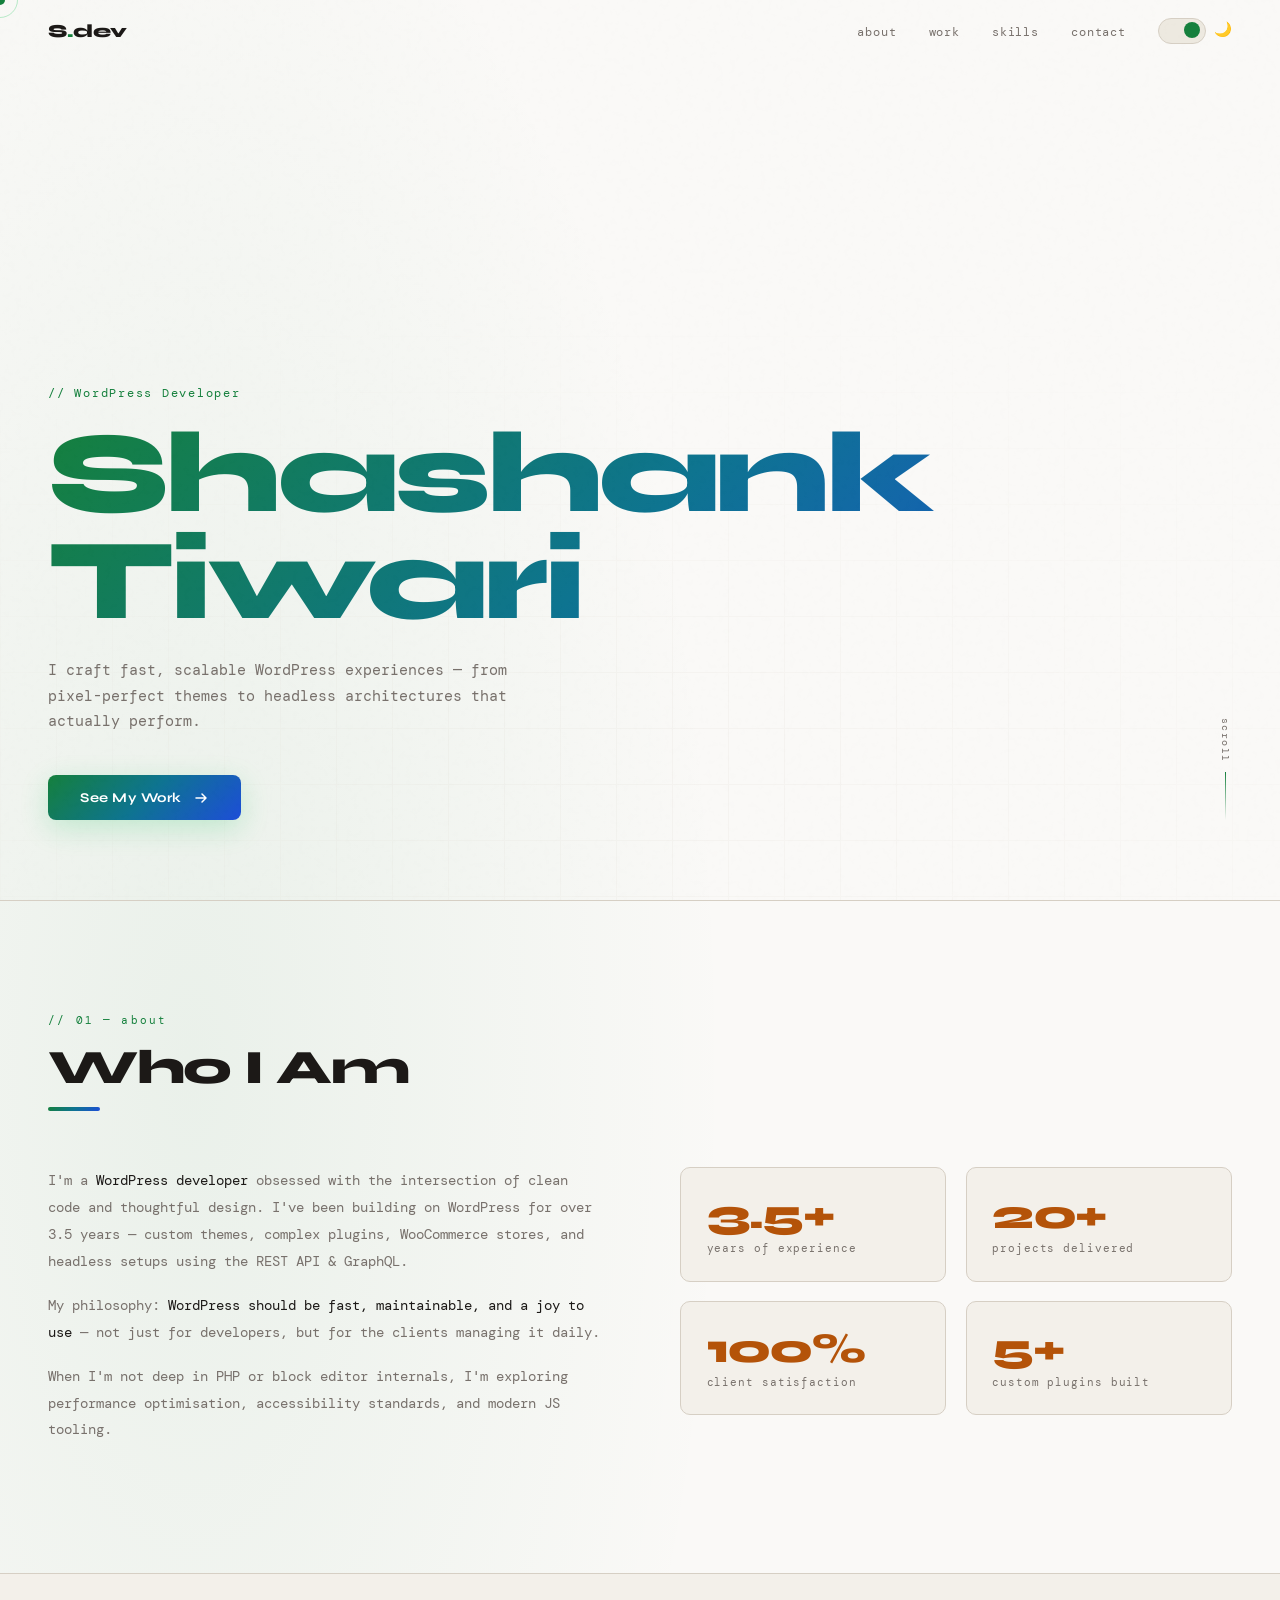
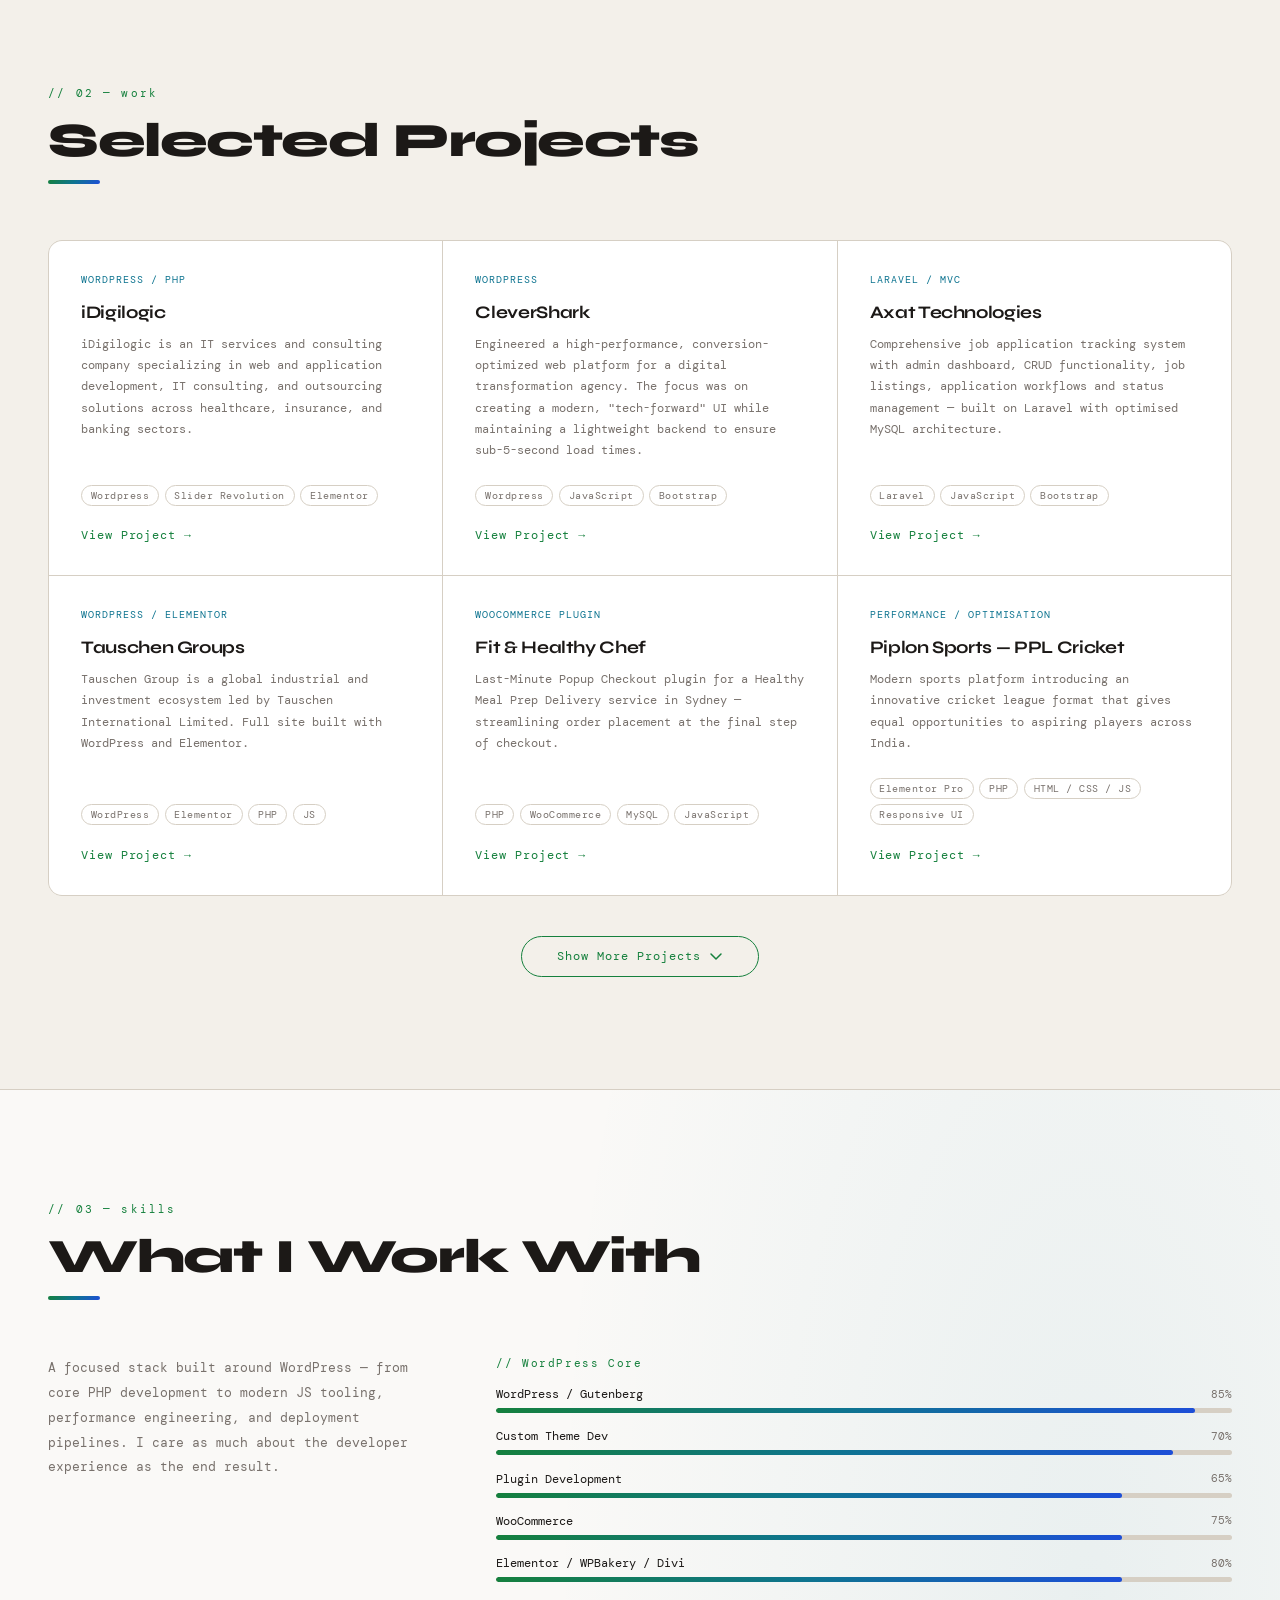
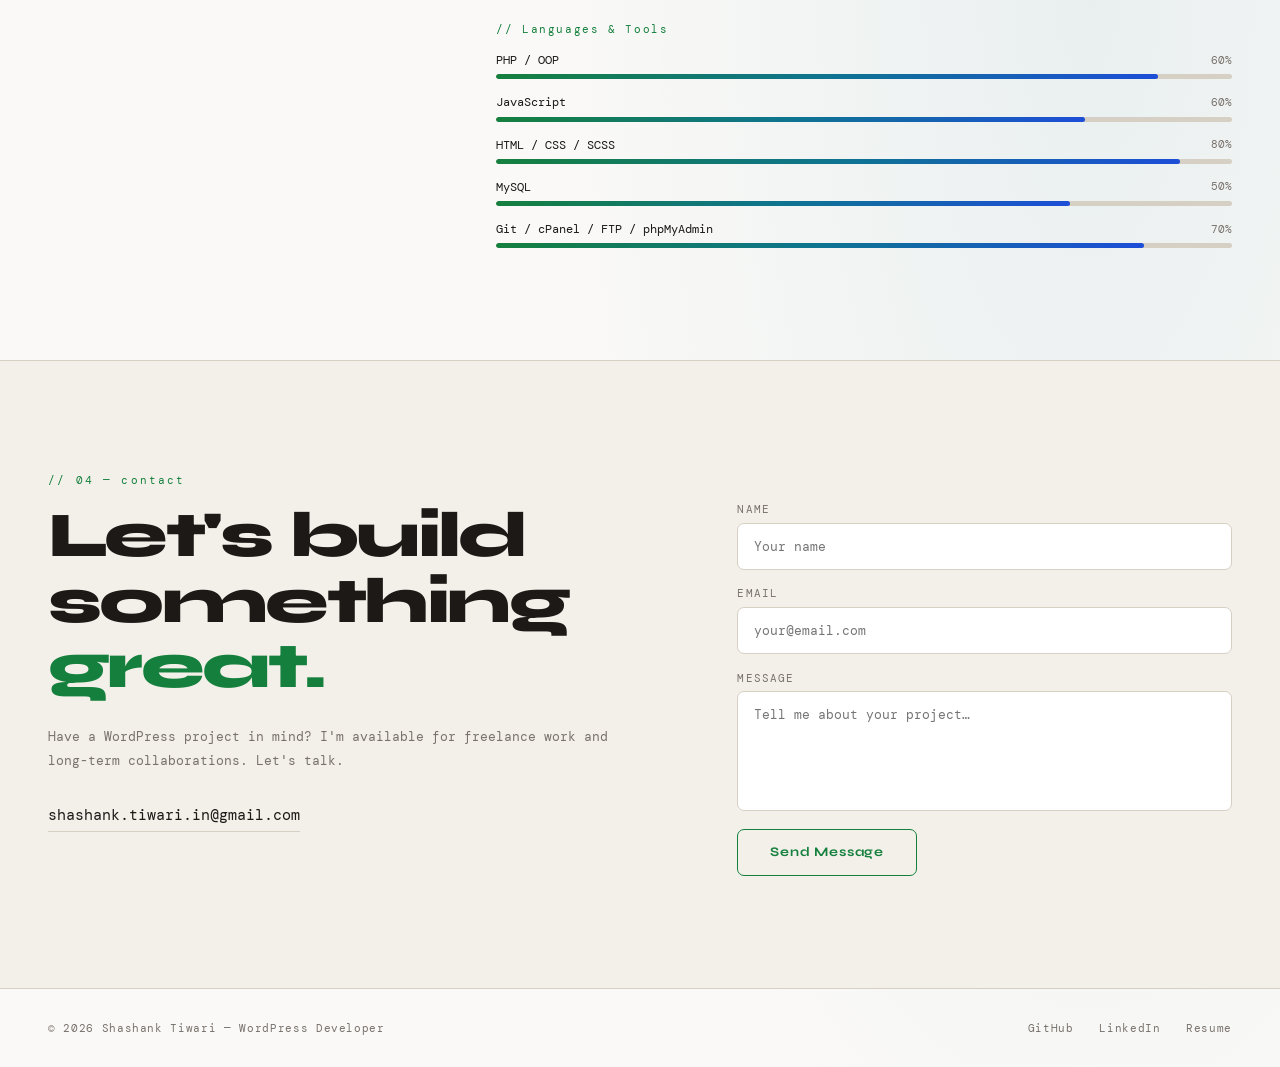
<file: index.html>
<!DOCTYPE html>
<html lang="en" data-theme="dark">
<head>
  <meta charset="UTF-8" />
  <meta name="viewport" content="width=device-width, initial-scale=1.0" />
  <meta name="description" content="Shashank Tiwari — WordPress Developer crafting fast, scalable WordPress experiences." />
  <title>Portfolio — Shashank Tiwari · WordPress Developer</title>
  <link rel="preconnect" href="https://fonts.googleapis.com" />
  <link rel="preconnect" href="https://fonts.gstatic.com" crossorigin />
  <link href="https://fonts.googleapis.com/css2?family=Syne:wght@400;600;700;800&family=DM+Mono:ital,wght@0,300;0,400;1,300&display=swap" rel="stylesheet" />
  <link rel="stylesheet" href="style.css" />
</head>
<body>

<div class="cursor"      id="cursor"></div>
<div class="cursor-ring" id="cursorRing"></div>

<!-- ════ NAV ══════════════════════════════════════════════════ -->
<nav id="nav">
  <a href="#hero" class="nav-logo">S<span>.</span>dev</a>
  <div class="nav-right">
    <ul class="nav-links">
      <li><a href="#about">about</a></li>
      <li><a href="#projects">work</a></li>
      <li><a href="#skills">skills</a></li>
      <li><a href="#contact">contact</a></li>
    </ul>
    <div class="theme-toggle-wrap">
      <span class="theme-icon" id="iconSun">☀️</span>
      <button class="theme-toggle" id="themeToggle" aria-label="Toggle light/dark theme"></button>
      <span class="theme-icon" id="iconMoon">🌙</span>
    </div>
    <button class="hamburger" id="hamburger" aria-label="Open menu" aria-expanded="false">
      <span></span><span></span><span></span>
    </button>
  </div>
</nav>

<div class="mobile-menu" id="mobileMenu">
  <a href="#about">about</a>
  <a href="#projects">work</a>
  <a href="#skills">skills</a>
  <a href="#contact">contact</a>
</div>

<!-- ════ HERO ══════════════════════════════════════════════════ -->
<section id="hero">
  <div class="hero-grid-bg" aria-hidden="true"></div>
  <p class="hero-eyebrow">// WordPress Developer</p>
  <h1 class="hero-name">Shashank<br>Tiwari</h1>
  <p class="hero-sub">
    I craft fast, scalable WordPress experiences — from pixel-perfect themes
    to headless architectures that actually perform.
  </p>
  <a href="#projects" class="hero-cta">
    See My Work
    <svg width="16" height="16" viewBox="0 0 16 16" fill="none" aria-hidden="true">
      <path d="M3 8h10M9 4l4 4-4 4" stroke="currentColor" stroke-width="1.5"
            stroke-linecap="round" stroke-linejoin="round"/>
    </svg>
  </a>
  <div class="hero-scroll-hint" aria-hidden="true">
    <span>scroll</span>
    <div class="scroll-line"></div>
  </div>
</section>

<!-- ════ ABOUT ═════════════════════════════════════════════════ -->
<section id="about">
  <p class="section-label reveal">// 01 — about</p>
  <h2 class="section-title reveal">Who I Am</h2>
  <div class="about-inner">
    <div class="about-bio reveal">
      <p>I'm a <strong>WordPress developer</strong> obsessed with the intersection of clean code
         and thoughtful design. I've been building on WordPress for over 3.5 years — custom themes,
         complex plugins, WooCommerce stores, and headless setups using the REST API &amp; GraphQL.</p>
      <p>My philosophy: <strong>WordPress should be fast, maintainable, and a joy to use</strong>
         — not just for developers, but for the clients managing it daily.</p>
      <p>When I'm not deep in PHP or block editor internals, I'm exploring performance optimisation,
         accessibility standards, and modern JS tooling.</p>
    </div>
    <div class="about-stats reveal">
      <div class="stat-card">
        <div class="stat-num">3.5+</div>
        <div class="stat-label">years of experience</div>
      </div>
      <div class="stat-card">
        <div class="stat-num">20+</div>
        <div class="stat-label">projects delivered</div>
      </div>
      <div class="stat-card">
        <div class="stat-num">100%</div>
        <div class="stat-label">client satisfaction</div>
      </div>
      <div class="stat-card">
        <div class="stat-num">5+</div>
        <div class="stat-label">custom plugins built</div>
      </div>
    </div>
  </div>
</section>

<!-- ════ PROJECTS ══════════════════════════════════════════════
     TO ADD A PROJECT: copy one .project-card block below and
     paste it inside #projectsGrid. Fill in your own details.
     The first 6 cards show by default; extras are revealed
     when the visitor clicks "Show More Projects".
     ════════════════════════════════════════════════════════════ -->
<section id="projects">
  <p class="section-label reveal">// 02 — work</p>
  <h2 class="section-title reveal">Selected Projects</h2>

  <div class="projects-grid reveal" id="projectsGrid">

    <!-- ── PROJECT 1 ── -->
      <div class="project-card">
      <div class="project-tag">Wordpress / PHP</div>
      <h3 class="project-title">iDigilogic</h3>
      <p class="project-desc">iDigilogic is an IT services and consulting company specializing in web and application development, IT consulting, and outsourcing solutions across healthcare, insurance, and banking sectors.
</p>
      <div class="project-tech">
        <span class="tech-pill">Wordpress</span>
        <span class="tech-pill">Slider Revolution</span>
        <span class="tech-pill">Elementor</span>
      </div>
      <a href="https://www.idigilogic.com/" class="project-link" target="_blank" rel="noopener">View Project →</a>
    </div>
     <div class="project-card">
      <div class="project-tag">Wordpress</div>
      <h3 class="project-title">CleverShark</h3>
      <p class="project-desc">Engineered a high-performance, conversion-optimized web platform for a digital transformation agency. The focus was on creating a modern, "tech-forward" UI while maintaining a lightweight backend to ensure sub-5-second load times.
</p>
      <div class="project-tech">
        <span class="tech-pill">Wordpress</span>
        <span class="tech-pill">JavaScript</span>
        <span class="tech-pill">Bootstrap</span>
      </div>
      <a href="https://clevershark.com.au/" class="project-link" target="_blank" rel="noopener">View Project →</a>
    </div>
    <div class="project-card">
      <div class="project-tag">Laravel / MVC</div>
      <h3 class="project-title">Axat Technologies</h3>
      <p class="project-desc">Comprehensive job application tracking system with admin dashboard,
         CRUD functionality, job listings, application workflows and status management — built on
         Laravel with optimised MySQL architecture.</p>
      <div class="project-tech">
        <span class="tech-pill">Laravel</span>
        <span class="tech-pill">JavaScript</span>
        <span class="tech-pill">Bootstrap</span>
      </div>
      <a href="https://www.axattechnologies.com/" class="project-link" target="_blank" rel="noopener">View Project →</a>
    </div>

    <!-- ── PROJECT 2 ── -->
    <div class="project-card">
      <div class="project-tag">WordPress / Elementor</div>
      <h3 class="project-title">Tauschen Groups</h3>
      <p class="project-desc">Tauschen Group is a global industrial and investment ecosystem led
         by Tauschen International Limited. Full site built with WordPress and Elementor.</p>
      <div class="project-tech">
        <span class="tech-pill">WordPress</span>
        <span class="tech-pill">Elementor</span>
        <span class="tech-pill">PHP</span>
        <span class="tech-pill">JS</span>
      </div>
      <a href="https://tauschengroups.com/" class="project-link" target="_blank" rel="noopener">View Project →</a>
    </div>

    <!-- ── PROJECT 3 ── -->
    <div class="project-card">
      <div class="project-tag">WooCommerce Plugin</div>
      <h3 class="project-title">Fit &amp; Healthy Chef</h3>
      <p class="project-desc">Last-Minute Popup Checkout plugin for a Healthy Meal Prep Delivery
         service in Sydney — streamlining order placement at the final step of checkout.</p>
      <div class="project-tech">
        <span class="tech-pill">PHP</span>
        <span class="tech-pill">WooCommerce</span>
        <span class="tech-pill">MySQL</span>
        <span class="tech-pill">JavaScript</span>
      </div>
      <a href="https://ordering.fitandhealthychef.com/" class="project-link" target="_blank" rel="noopener">View Project →</a>
    </div>

    <!-- ── PROJECT 4 ── -->
    <div class="project-card">
      <div class="project-tag">Performance / Optimisation</div>
      <h3 class="project-title">Piplon Sports — PPL Cricket</h3>
      <p class="project-desc">Modern sports platform introducing an innovative cricket league
         format that gives equal opportunities to aspiring players across India.</p>
      <div class="project-tech">
        <span class="tech-pill">Elementor Pro</span>
        <span class="tech-pill">PHP</span>
        <span class="tech-pill">HTML / CSS / JS</span>
        <span class="tech-pill">Responsive UI</span>
      </div>
      <a href="https://piplonsports.com/" class="project-link" target="_blank" rel="noopener">View Project →</a>
    </div>

    <!-- ── PROJECT 5 ── -->
    <div class="project-card">
      <div class="project-tag">Shopify</div>
      <h3 class="project-title">Rania Zara — Luxury Fashion</h3>
      <p class="project-desc">UK-based luxury fashion platform specialising in premium Pakistani
         designer wear — bridal couture, formal outfits, and ready-to-ship collections.</p>
      <div class="project-tech">
        <span class="tech-pill">PhotoSwipe</span>
        <span class="tech-pill">Bootstrap</span>
        <span class="tech-pill">JavaScript</span>
        <span class="tech-pill">CSS</span>
      </div>
      <a href="https://www.raniazara.co.uk/" class="project-link" target="_blank" rel="noopener">View Project →</a>
    </div>

    <!-- ── PROJECT 6 ── -->
    <div class="project-card">
      <div class="project-tag">WordPress</div>
      <h3 class="project-title">Emerge Arts &amp; Media</h3>
      <p class="project-desc">A dynamic platform for dance, singing and musical theatre classes
         for kids — with course management, Stripe payments and Yoast SEO integration.</p>
      <div class="project-tech">
        <span class="tech-pill">WPBakery</span>
        <span class="tech-pill">Yoast SEO</span>
        <span class="tech-pill">Stripe</span>
        <span class="tech-pill">PHP</span>
      </div>
      <a href="https://emergeartsandmedia.com/" class="project-link" target="_blank" rel="noopener">View Project →</a>
    </div>

    <!-- ══════════════════════════════════════════════════════
         EXTRA PROJECTS (hidden by default, revealed on click)
         ══════════════════════════════════════════════════════ -->

    <!-- ── PROJECT 7 ── -->
    <div class="project-card">
      <div class="project-tag">WordPress / Elementor</div>
      <h3 class="project-title">Caseteam</h3>
      <p class="project-desc">CASETEAM is the world’s first genAI-native and hybrid-first management consulting firm (based on public records). We are headquartered in Silicon Valley and operate worldwide, delivering borderless client service.</p>
      <div class="project-tech">
        <span class="tech-pill">WordPress</span>
        <span class="tech-pill">PHP</span>
        <span class="tech-pill">Elementor</span>
      </div>
      <a href="https://caseteam.com/" class="project-link" target="_blank" rel="noopener">View Project →</a>
    </div>

    <!-- ── PROJECT 8 ── -->
    <div class="project-card">
      <div class="project-tag">WooCommerce</div>
      <h3 class="project-title">Revive Earth Enterprises</h3>
      <p class="project-desc">Waste is increasingly recognized as a valuable resource, and Revive Earth Enterprises is committed to transforming plastic waste into sustainable value through responsible recycling practices. </p>
      <div class="project-tech">
        <span class="tech-pill">WooCommerce</span>
        <span class="tech-pill">PHP</span>
        <span class="tech-pill">JavaScript</span>
      </div>
      <a href="https://reviveearth.in/" class="project-link" target="_blank" rel="noopener">View Project →</a>
    </div>

    <!-- ── ADD MORE PROJECTS HERE — just copy a block above ── -->

  </div><!-- /projectsGrid -->

  <div class="projects-toggle-wrap">
    <button class="btn-show-more" id="showMoreBtn" aria-expanded="false">
      <span class="btn-label">Show More Projects</span>
      <svg width="14" height="14" viewBox="0 0 14 14" fill="none" aria-hidden="true">
        <path d="M2 5l5 5 5-5" stroke="currentColor" stroke-width="1.5"
              stroke-linecap="round" stroke-linejoin="round"/>
      </svg>
    </button>
  </div>
</section>

<!-- ════ SKILLS ════════════════════════════════════════════════ -->
<section id="skills">
  <p class="section-label reveal">// 03 — skills</p>
  <h2 class="section-title reveal">What I Work With</h2>
  <div class="skills-layout">
    <div class="skills-intro reveal">
      <p>A focused stack built around WordPress — from core PHP development to modern JS tooling,
         performance engineering, and deployment pipelines. I care as much about the developer
         experience as the end result.</p>
    </div>
    <div class="skills-groups reveal">

      <div>
        <div class="skill-group-title">// WordPress Core</div>
        <div class="skill-bars">
          <div class="skill-row">
            <div class="skill-meta"><span class="skill-name">WordPress / Gutenberg</span><span class="skill-pct">85%</span></div>
            <div class="bar-track"><div class="bar-fill" style="--pct:95%"></div></div>
          </div>
          <div class="skill-row">
            <div class="skill-meta"><span class="skill-name">Custom Theme Dev</span><span class="skill-pct">70%</span></div>
            <div class="bar-track"><div class="bar-fill" style="--pct:92%"></div></div>
          </div>
          <div class="skill-row">
            <div class="skill-meta"><span class="skill-name">Plugin Development</span><span class="skill-pct">65%</span></div>
            <div class="bar-track"><div class="bar-fill" style="--pct:85%"></div></div>
          </div>
          <div class="skill-row">
            <div class="skill-meta"><span class="skill-name">WooCommerce</span><span class="skill-pct">75%</span></div>
            <div class="bar-track"><div class="bar-fill" style="--pct:85%"></div></div>
          </div>
          <div class="skill-row">
            <div class="skill-meta"><span class="skill-name">Elementor / WPBakery / Divi</span><span class="skill-pct">80%</span></div>
            <div class="bar-track"><div class="bar-fill" style="--pct:85%"></div></div>
          </div>
        </div>
      </div>

      <div>
        <div class="skill-group-title">// Languages &amp; Tools</div>
        <div class="skill-bars">
          <div class="skill-row">
            <div class="skill-meta"><span class="skill-name">PHP / OOP</span><span class="skill-pct">60%</span></div>
            <div class="bar-track"><div class="bar-fill" style="--pct:90%"></div></div>
          </div>
          <div class="skill-row">
            <div class="skill-meta"><span class="skill-name">JavaScript</span><span class="skill-pct">60%</span></div>
            <div class="bar-track"><div class="bar-fill" style="--pct:80%"></div></div>
          </div>
          <div class="skill-row">
            <div class="skill-meta"><span class="skill-name">HTML / CSS / SCSS</span><span class="skill-pct">80%</span></div>
            <div class="bar-track"><div class="bar-fill" style="--pct:93%"></div></div>
          </div>
          <div class="skill-row">
            <div class="skill-meta"><span class="skill-name">MySQL</span><span class="skill-pct">50%</span></div>
            <div class="bar-track"><div class="bar-fill" style="--pct:78%"></div></div>
          </div>
          <div class="skill-row">
            <div class="skill-meta"><span class="skill-name">Git / cPanel / FTP / phpMyAdmin</span><span class="skill-pct">70%</span></div>
            <div class="bar-track"><div class="bar-fill" style="--pct:88%"></div></div>
          </div>
        </div>
      </div>

    </div>
  </div>
</section>

<!-- ════ CONTACT ═══════════════════════════════════════════════ -->
<section id="contact">
  <p class="section-label reveal">// 04 — contact</p>
  <div class="contact-inner">
    <div class="reveal">
      <h2 class="contact-big">Let's build<br>something<br><span>great.</span></h2>
      <p class="contact-note">Have a WordPress project in mind? I'm available for freelance work
         and long-term collaborations. Let's talk.</p>
      <a href="mailto:shashank.tiwari.in@gmail.com" class="contact-email">shashank.tiwari.in@gmail.com</a>
    </div>
    <form class="contact-form reveal" id="contactForm" novalidate>
      <div class="form-field">
        <label for="name">NAME</label>
        <input type="text" id="name" name="name" placeholder="Your name" required />
      </div>
      <div class="form-field">
        <label for="email">EMAIL</label>
        <input type="email" id="email" name="email" placeholder="your@email.com" required />
      </div>
      <div class="form-field">
        <label for="message">MESSAGE</label>
        <textarea id="message" name="message" placeholder="Tell me about your project…" required></textarea>
      </div>
      <button class="btn-send" id="sendBtn" type="submit">Send Message</button>
    </form>
  </div>
</section>

<!-- ════ FOOTER ════════════════════════════════════════════════ -->
<footer>
  <p>© 2026 Shashank Tiwari — WordPress Developer</p>
  <div class="footer-links">
    <a href="https://github.com/" target="_blank" rel="noopener">GitHub</a>
    <a href="https://linkedin.com/in/techbyshashank/" target="_blank" rel="noopener">LinkedIn</a>
    <!-- <a href="https://twitter.com/" target="_blank" rel="noopener">Twitter</a> -->
    <a href="#" target="_blank" rel="noopener">Resume</a>
  </div>
</footer>

<script src="main.js" defer></script>
</body>
</html>
</file>
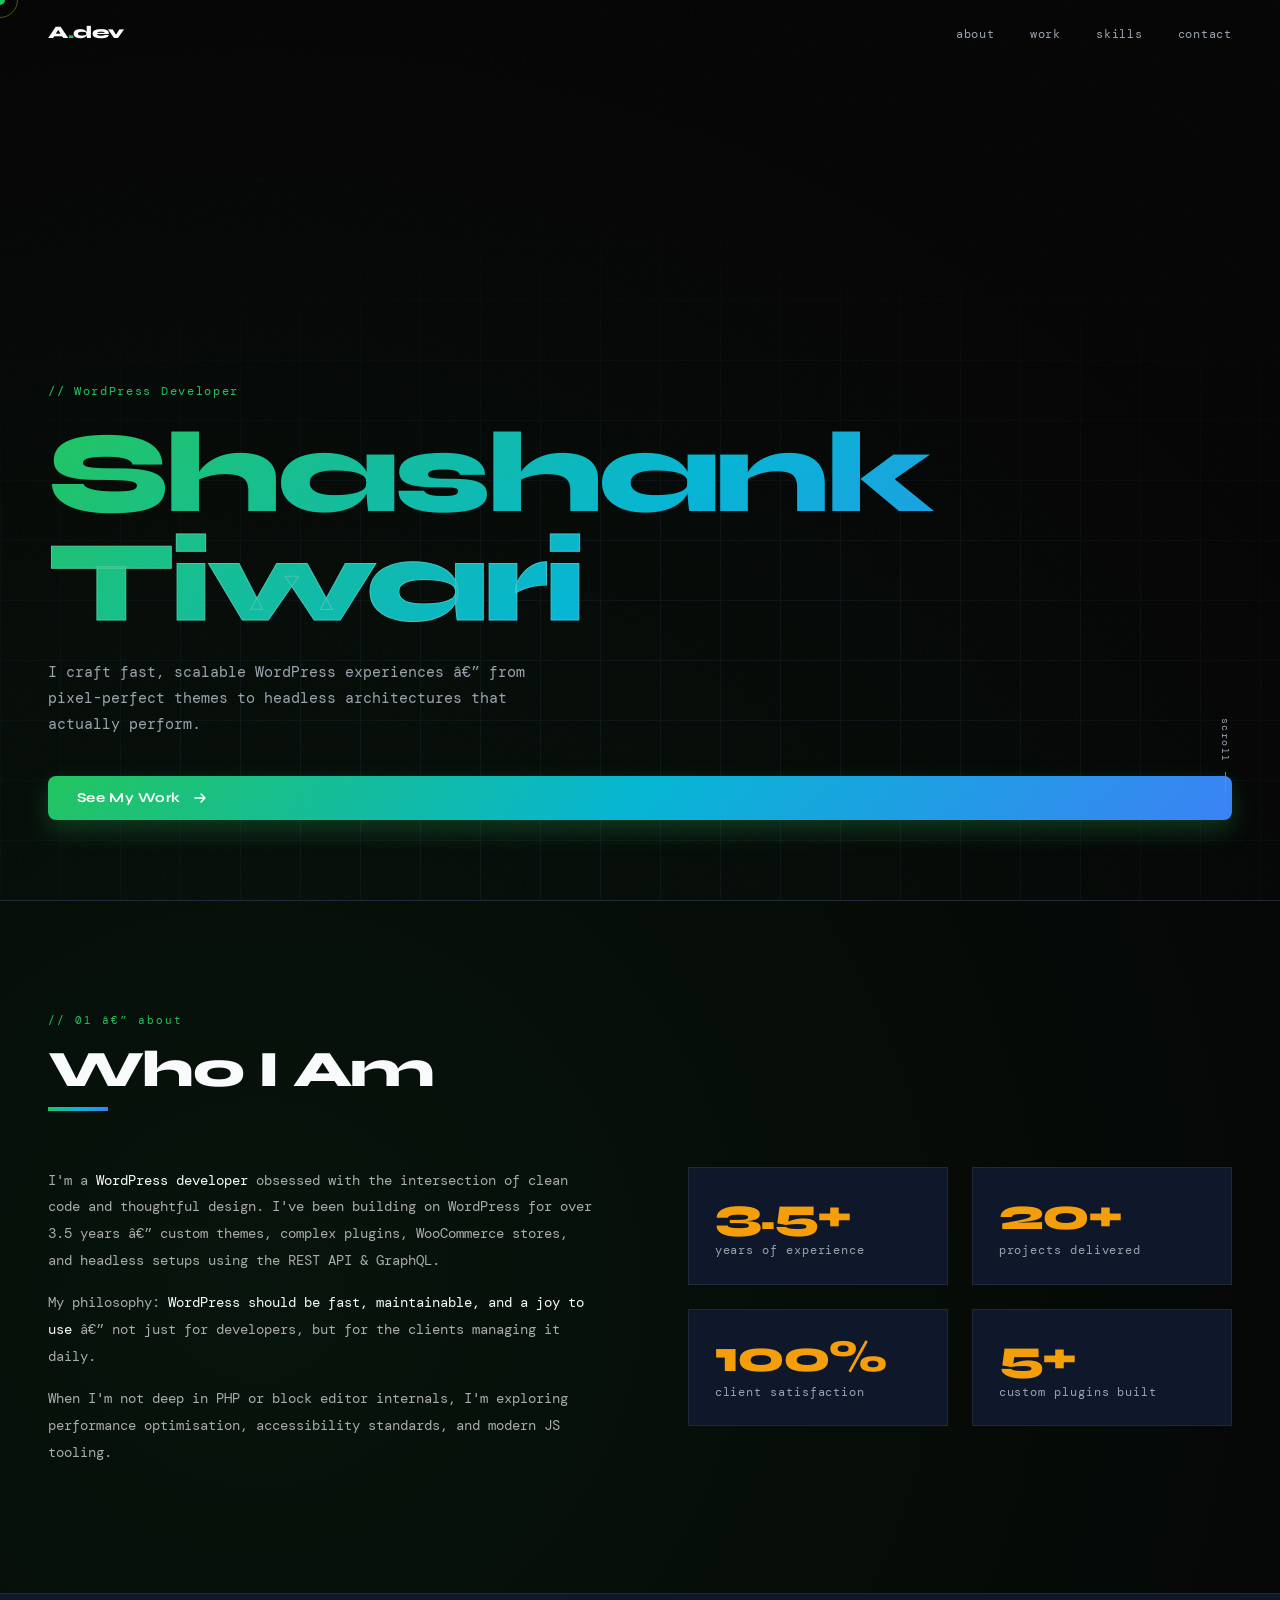
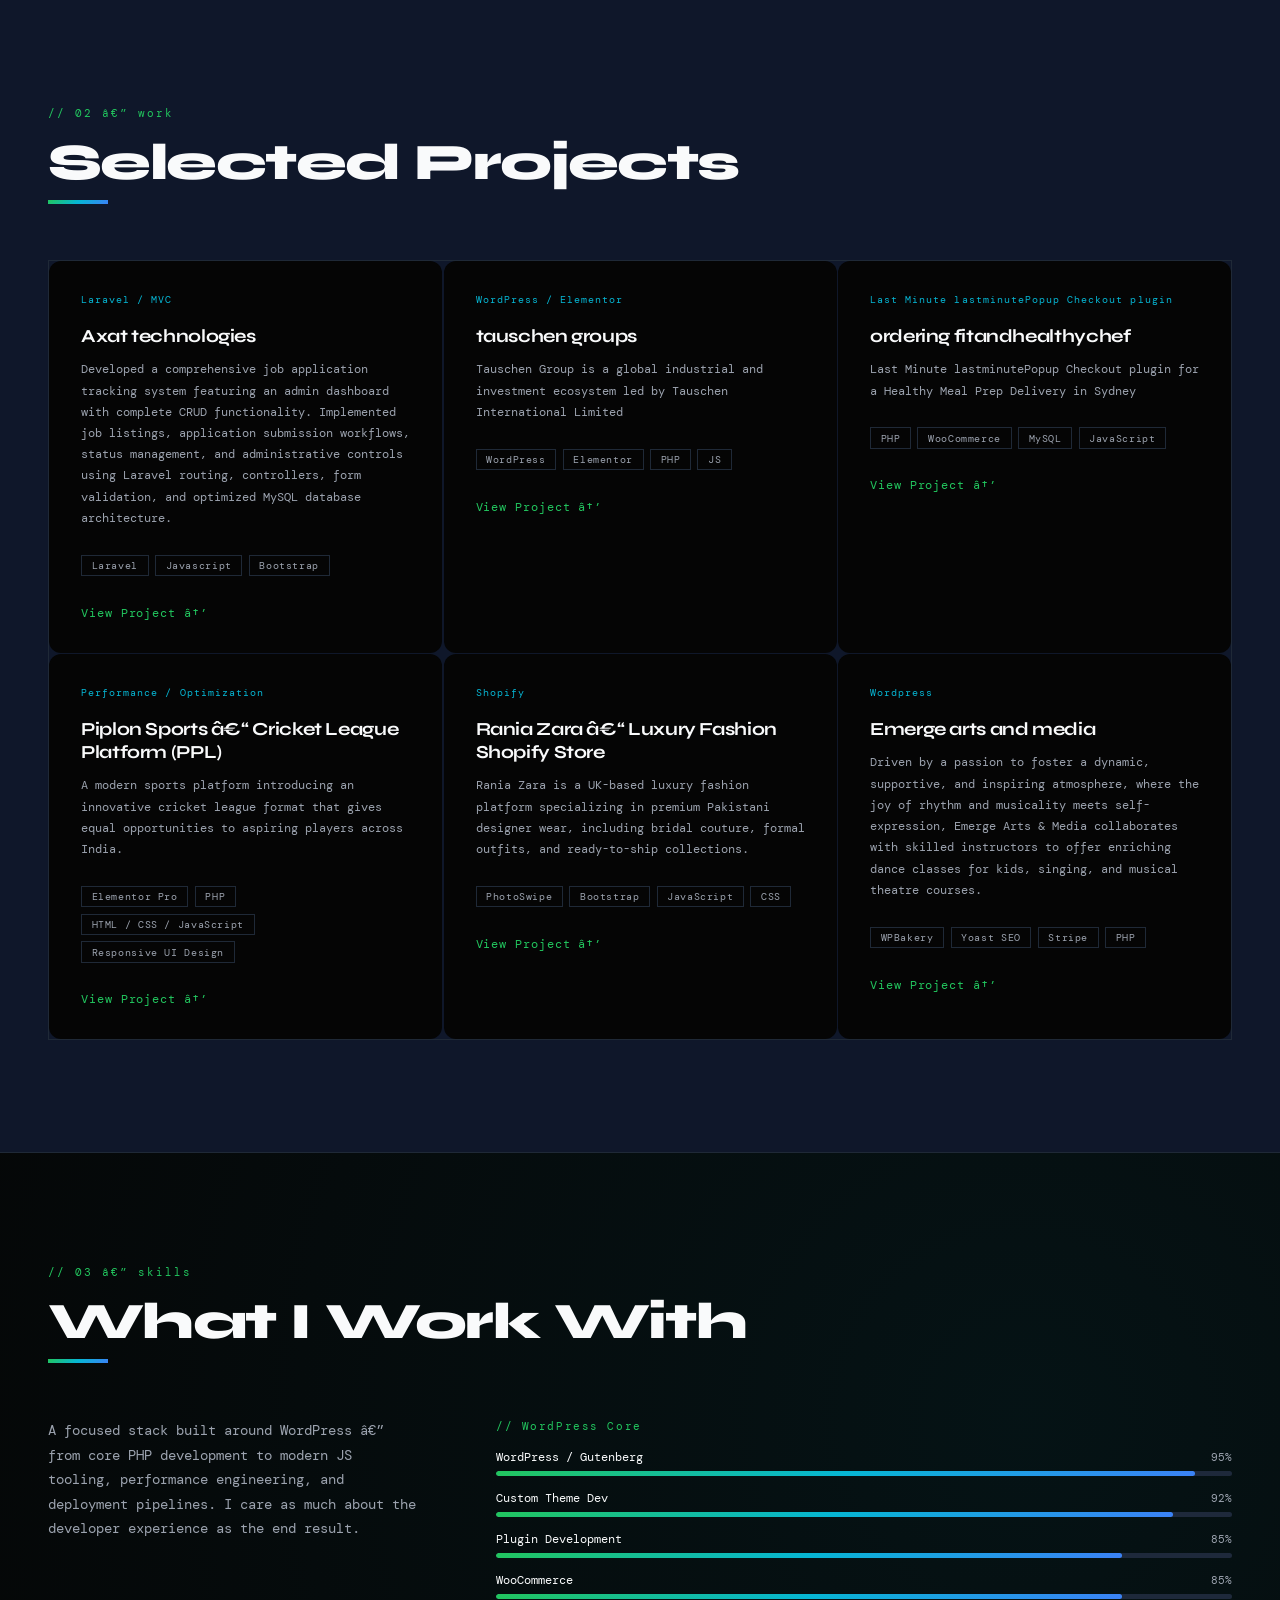
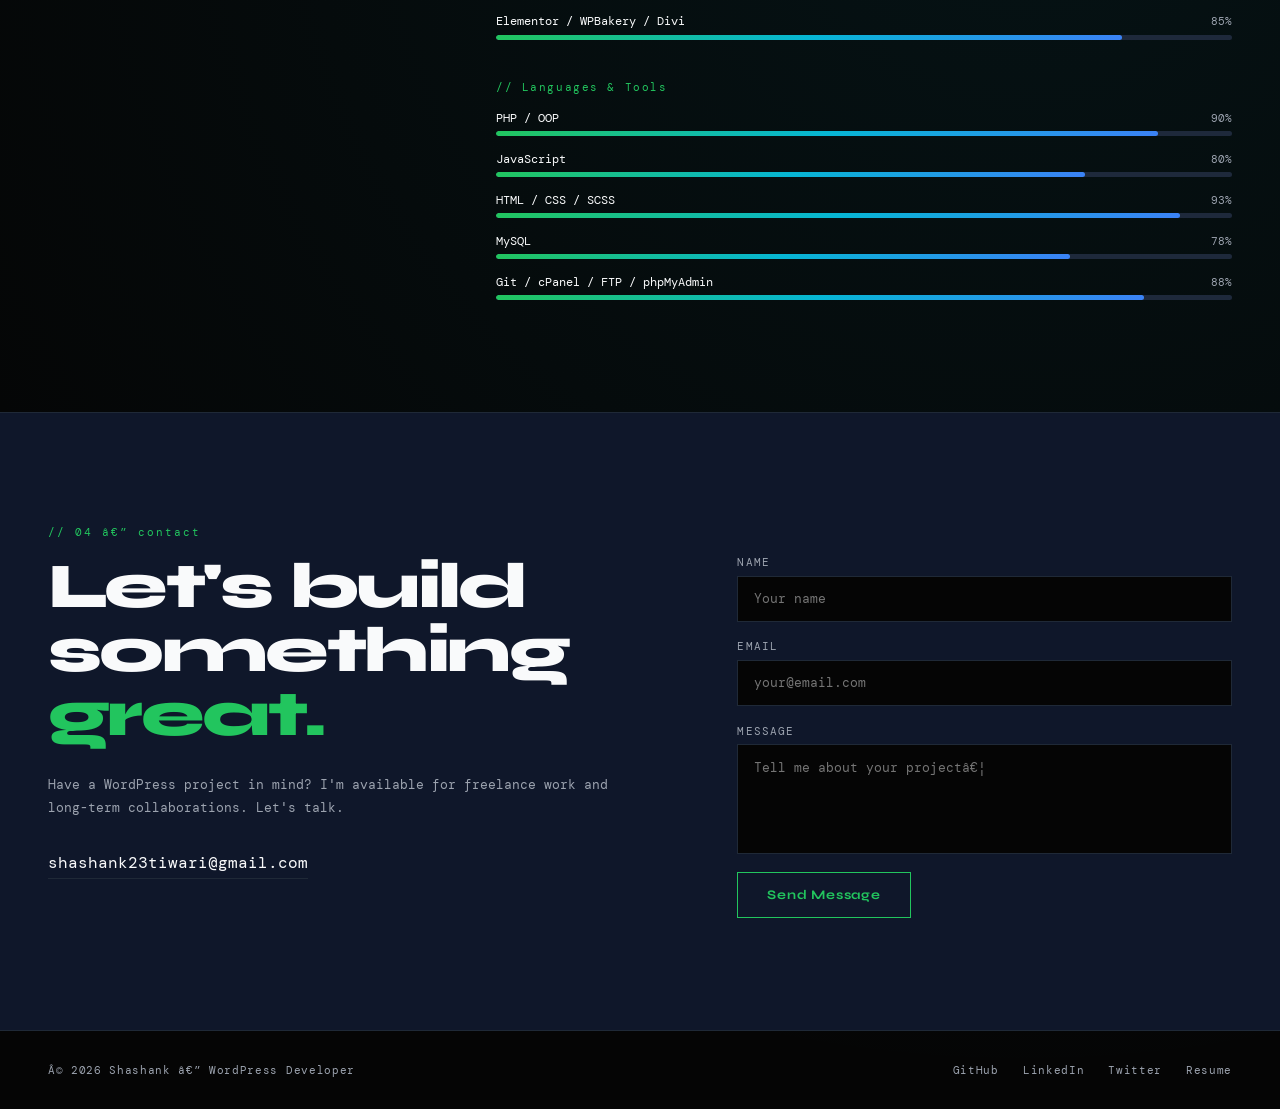
<file: Index.html>
<!DOCTYPE html>
<html lang="en">
<head>
<meta charset="UTFa-8" />
<meta name="viewport" content="width=device-width, initial-scale=1.0"/>
<title>Portfolio — WordPress Developer</title>
<link href="https://fonts.googleapis.com/css2?family=Syne:wght@400;600;700;800&family=DM+Mono:ital,wght@0,300;0,400;1,300&display=swap" rel="stylesheet"/>
<style>
  *, *::before, *::after { box-sizing: border-box; margin: 0; padding: 0; }

 :root {
  --bg: #050505;
  --bg2: #0f172a;
  --bg3: #111827;

  --border: #1f2937;

  --text: #f9fafb;
  --muted: #9ca3af;

  --accent: #22c55e;
  --accent2: #06b6d4;
  --accent3: #f59e0b;

  --gradient: linear-gradient(135deg, #22c55e, #06b6d4, #3b82f6);

  --font-display: 'Syne', sans-serif;
  --font-mono: 'DM Mono', monospace;
}

  html { scroll-behavior: smooth; }

  body {
    background: var(--bg);
    color: var(--text);
    font-family: var(--font-display);
    overflow-x: hidden;
    cursor: none;
  }

  /* Custom cursor */
  .cursor {
    position: fixed;
    width: 10px; height: 10px;
    background: var(--accent);
    border-radius: 50%;
    pointer-events: none;
    z-index: 9999;
    transform: translate(-50%, -50%);
    transition: width .2s, height .2s, background .2s;
  }
  .cursor-ring {
    position: fixed;
    width: 36px; height: 36px;
    border: 1px solid rgba(200,245,66,.35);
    border-radius: 50%;
    pointer-events: none;
    z-index: 9998;
    transform: translate(-50%, -50%);
    transition: transform .12s ease, width .2s, height .2s, border-color .2s;
  }
  body:has(a:hover) .cursor, body:has(button:hover) .cursor {
    width: 18px; height: 18px;
    background: var(--accent2);
  }


  /* Noise overlay */
  body::before {
    content: '';
    position: fixed; inset: 0;
    background-image: url("data:image/svg+xml,%3Csvg viewBox='0 0 256 256' xmlns='http://www.w3.org/2000/svg'%3E%3Cfilter id='noise'%3E%3CfeTurbulence type='fractalNoise' baseFrequency='0.9' numOctaves='4' stitchTiles='stitch'/%3E%3C/filter%3E%3Crect width='100%25' height='100%25' filter='url(%23noise)' opacity='0.04'/%3E%3C/svg%3E");
    pointer-events: none;
    z-index: 1000;
    opacity: .5;
  }

  /* NAV */
  nav {
    position: fixed; top: 0; left: 0; right: 0;
    z-index: 900;
    display: flex; align-items: center; justify-content: space-between;
    padding: 1.4rem 3rem;
    border-bottom: 1px solid transparent;
    transition: border-color .3s, background .3s;
  }
  nav.scrolled {
    background: rgba(10,10,10,.85);
    backdrop-filter: blur(12px);
    border-color: var(--border);
  }
  .nav-logo {
    font-size: 1.1rem; font-weight: 800; letter-spacing: -.02em;
    color: var(--text);
    text-decoration: none;
  }
  .nav-logo span { color: var(--accent); }
  .nav-links { display: flex; gap: 2.2rem; list-style: none; }
  .nav-links a {
    font-family: var(--font-mono);
    font-size: .78rem;
    color: var(--muted);
    text-decoration: none;
    letter-spacing: .06em;
    transition: color .2s;
  }
  .nav-links a:hover { color: var(--accent); }

  /* HERO */
  #hero {
    min-height: 100vh;
    display: flex; flex-direction: column; justify-content: flex-end;
    padding: 0 3rem 5rem;
    position: relative;
    overflow: hidden;
  }
  .hero-grid-bg {
    position: absolute; inset: 0;
    background-image:
      linear-gradient(var(--border) 1px, transparent 1px),
      linear-gradient(90deg, var(--border) 1px, transparent 1px);
    background-size: 60px 60px;
    opacity: .35;
    mask-image: radial-gradient(ellipse 80% 60% at 50% 80%, black 30%, transparent 100%);
  }
  .hero-eyebrow {
    font-family: var(--font-mono);
    font-size: .75rem;
    color: var(--accent);
    letter-spacing: .14em;
    margin-bottom: 1.2rem;
    opacity: 0;
    animation: fadeUp .7s .2s forwards;
  }
  .hero-name {
    font-size: clamp(3.5rem, 9vw, 8rem);
    font-weight: 800;
    line-height: .95;
    letter-spacing: -.04em;
    margin-bottom: 1.4rem;
    opacity: 0;
    animation: fadeUp .7s .4s forwards;
  }
  .hero-name em {
    font-style: normal;
    color: transparent;
    -webkit-text-stroke: 1px rgba(232,232,232,.25);
  }
  .hero-sub {
    font-family: var(--font-mono);
    font-size: .95rem;
    color: var(--muted);
    max-width: 480px;
    line-height: 1.7;
    margin-bottom: 2.4rem;
    opacity: 0;
    animation: fadeUp .7s .6s forwards;
  }
  .hero-cta {
    display: inline-flex; align-items: center; gap: .7rem;
    background: var(--accent);
    color: #0a0a0a;
    font-family: var(--font-display);
    font-size: .85rem;
    font-weight: 700;
    letter-spacing: .04em;
    padding: .85rem 1.8rem;
    text-decoration: none;
    border: none;
    cursor: none;
    transition: background .2s, gap .2s;
    opacity: 0;
    animation: fadeUp .7s .8s forwards;
  }
  .hero-cta:hover { background: var(--accent2); gap: 1.1rem; }
  .hero-cta svg { transition: transform .2s; }
  .hero-cta:hover svg { transform: translateX(4px); }

  .hero-scroll-hint {
    position: absolute;
    right: 3rem; bottom: 5rem;
    display: flex; flex-direction: column; align-items: center; gap: .6rem;
    opacity: 0;
    animation: fadeIn 1s 1.2s forwards;
  }
  .hero-scroll-hint span {
    font-family: var(--font-mono);
    font-size: .65rem;
    letter-spacing: .14em;
    color: var(--muted);
    writing-mode: vertical-rl;
  }
  .scroll-line {
    width: 1px; height: 48px;
    background: linear-gradient(to bottom, var(--accent), transparent);
    animation: scrollPulse 1.6s ease-in-out infinite;
  }

  /* SECTIONS common */
  section { padding: 7rem 3rem; }
  .section-label {
    font-family: var(--font-mono);
    font-size: .7rem;
    letter-spacing: .18em;
    color: var(--accent);
    margin-bottom: 1rem;
  }
  .section-title {
    font-size: clamp(2rem, 4vw, 3.2rem);
    font-weight: 800;
    letter-spacing: -.03em;
    line-height: 1.05;
    margin-bottom: 3.5rem;
  }

  /* ABOUT */
  #about { border-top: 1px solid var(--border); }
  .about-inner {
    display: grid;
    grid-template-columns: 1fr 1fr;
    gap: 6rem;
    align-items: start;
  }
  .about-bio p {
    font-family: var(--font-mono);
    font-size: .9rem;
    color: #aaa;
    line-height: 1.85;
    margin-bottom: 1rem;
  }
  .about-bio p strong { color: var(--text); font-weight: 400; }
  .about-stats {
    display: grid;
    grid-template-columns: 1fr 1fr;
    gap: 1.5rem;
  }
  .stat-card {
    background: var(--bg2);
    border: 1px solid var(--border);
    padding: 1.6rem;
    transition: border-color .2s;
  }
  .stat-card:hover { border-color: var(--accent); }
  .stat-num {
    font-size: 2.8rem;
    font-weight: 800;
    letter-spacing: -.04em;
    color: var(--accent);
    line-height: 1;
    margin-bottom: .3rem;
  }
  .stat-label {
    font-family: var(--font-mono);
    font-size: .72rem;
    color: var(--muted);
    letter-spacing: .08em;
  }

  /* PROJECTS */
  #projects { border-top: 1px solid var(--border); background: var(--bg2); }
  .projects-grid {
    display: grid;
    grid-template-columns: repeat(3, 1fr);
    gap: 1.5px;
    border: 1.5px solid var(--border);
  }
  .project-card {
    background: var(--bg);
    padding: 2rem;
    border: none;
    cursor: none;
    position: relative;
    overflow: hidden;
    transition: background .25s;
  }
  .project-card::after {
    content: '';
    position: absolute;
    bottom: 0; left: 0; right: 0;
    height: 2px;
    background: var(--accent);
    transform: scaleX(0);
    transform-origin: left;
    transition: transform .35s ease;
  }
  .project-card:hover { background: var(--bg3); }
  .project-card:hover::after { transform: scaleX(1); }
  .project-tag {
    font-family: var(--font-mono);
    font-size: .65rem;
    letter-spacing: .1em;
    color: var(--accent2);
    margin-bottom: 1.2rem;
  }
  .project-title {
    font-size: 1.15rem;
    font-weight: 700;
    letter-spacing: -.02em;
    margin-bottom: .7rem;
    line-height: 1.25;
  }
  .project-desc {
    font-family: var(--font-mono);
    font-size: .78rem;
    color: var(--muted);
    line-height: 1.7;
    margin-bottom: 1.6rem;
  }
  .project-tech {
    display: flex; flex-wrap: wrap; gap: .4rem;
    margin-bottom: 1.6rem;
  }
  .tech-pill {
    font-family: var(--font-mono);
    font-size: .65rem;
    color: var(--muted);
    border: 1px solid var(--border);
    padding: .2rem .6rem;
    letter-spacing: .06em;
    transition: border-color .2s, color .2s;
  }
  .project-card:hover .tech-pill { border-color: #333; color: #888; }
  .project-link {
    font-family: var(--font-mono);
    font-size: .72rem;
    color: var(--accent);
    text-decoration: none;
    letter-spacing: .08em;
    display: inline-flex; align-items: center; gap: .4rem;
    transition: gap .2s;
  }
  .project-link:hover { gap: .7rem; }

  /* SKILLS */
  #skills { border-top: 1px solid var(--border); }
  .skills-layout {
    display: grid;
    grid-template-columns: 1fr 2fr;
    gap: 5rem;
  }
  .skills-intro p {
    font-family: var(--font-mono);
    font-size: .85rem;
    color: var(--muted);
    line-height: 1.8;
  }
  .skills-groups { display: flex; flex-direction: column; gap: 2.5rem; }
  .skill-group-title {
    font-family: var(--font-mono);
    font-size: .7rem;
    letter-spacing: .14em;
    color: var(--accent);
    margin-bottom: 1rem;
  }
  .skill-bars { display: flex; flex-direction: column; gap: .9rem; }
  .skill-row { display: flex; flex-direction: column; gap: .35rem; }
  .skill-meta {
    display: flex; justify-content: space-between; align-items: center;
  }
  .skill-name {
    font-family: var(--font-mono);
    font-size: .78rem;
    color: var(--text);
  }
  .skill-pct {
    font-family: var(--font-mono);
    font-size: .68rem;
    color: var(--muted);
  }
  .bar-track {
    height: 3px;
    background: var(--border);
    position: relative;
    overflow: hidden;
  }
  .bar-fill {
    position: absolute; top: 0; left: 0; height: 100%;
    background: var(--accent);
    width: 0;
    transition: width 1.2s cubic-bezier(.16,1,.3,1);
  }
  .bar-fill.animated { width: var(--pct); }

  /* CONTACT */
  #contact { border-top: 1px solid var(--border); background: var(--bg2); }
  .contact-inner {
    display: grid;
    grid-template-columns: 1.2fr 1fr;
    gap: 6rem;
    align-items: start;
  }
  .contact-big {
    font-size: clamp(2.4rem, 5vw, 4.5rem);
    font-weight: 800;
    letter-spacing: -.04em;
    line-height: 1;
    margin-bottom: 1.6rem;
  }
  .contact-big span { color: var(--accent); }
  .contact-note {
    font-family: var(--font-mono);
    font-size: .82rem;
    color: var(--muted);
    line-height: 1.8;
    margin-bottom: 2rem;
  }
  .contact-email {
    font-family: var(--font-mono);
    font-size: 1rem;
    color: var(--text);
    text-decoration: none;
    border-bottom: 1px solid var(--border);
    padding-bottom: .3rem;
    transition: border-color .2s, color .2s;
  }
  .contact-email:hover { color: var(--accent); border-color: var(--accent); }
  .contact-form { display: flex; flex-direction: column; gap: 1.1rem; }
  .form-field { display: flex; flex-direction: column; gap: .4rem; }
  .form-field label {
    font-family: var(--font-mono);
    font-size: .68rem;
    letter-spacing: .1em;
    color: var(--muted);
  }
  .form-field input,
  .form-field textarea {
    background: var(--bg);
    border: 1px solid var(--border);
    color: var(--text);
    font-family: var(--font-mono);
    font-size: .82rem;
    padding: .85rem 1rem;
    outline: none;
    resize: none;
    transition: border-color .2s;
    cursor: none;
  }
  .form-field input:focus,
  .form-field textarea:focus { border-color: var(--accent); }
  .form-field textarea { min-height: 110px; }
  .btn-send {
    background: transparent;
    border: 1px solid var(--accent);
    color: var(--accent);
    font-family: var(--font-display);
    font-size: .82rem;
    font-weight: 700;
    letter-spacing: .06em;
    padding: .9rem 1.8rem;
    cursor: none;
    transition: background .2s, color .2s;
    align-self: flex-start;
  }
  .btn-send:hover { background: var(--accent); color: #0a0a0a; }

  /* FOOTER */
  footer {
    border-top: 1px solid var(--border);
    padding: 2rem 3rem;
    display: flex; justify-content: space-between; align-items: center;
  }
  footer p {
    font-family: var(--font-mono);
    font-size: .7rem;
    color: var(--muted);
    letter-spacing: .06em;
  }
  .footer-links { display: flex; gap: 1.5rem; }
  .footer-links a {
    font-family: var(--font-mono);
    font-size: .7rem;
    color: var(--muted);
    text-decoration: none;
    letter-spacing: .06em;
    transition: color .2s;
  }
  .footer-links a:hover { color: var(--accent); }

  /* REVEAL ANIMATION */
  .reveal {
    opacity: 0;
    transform: translateY(28px);
    transition: opacity .7s ease, transform .7s ease;
  }
  .reveal.visible { opacity: 1; transform: none; }

  @keyframes fadeUp {
    from { opacity: 0; transform: translateY(22px); }
    to   { opacity: 1; transform: none; }
  }
  @keyframes fadeIn {
    from { opacity: 0; } to { opacity: 1; }
  }
  @keyframes scrollPulse {
    0%,100% { opacity: .3; } 50% { opacity: 1; }
  }
  /* Background glow */
body {
  background:
    radial-gradient(circle at 20% 30%, rgba(34,197,94,0.08), transparent 40%),
    radial-gradient(circle at 80% 70%, rgba(6,182,212,0.08), transparent 40%),
    var(--bg);
}

/* Hero gradient text */
.hero-name {
  background: var(--gradient);
  -webkit-background-clip: text;
  -webkit-text-fill-color: transparent;
}

/* Button upgrade */
.hero-cta {
  background: var(--gradient);
  color: #fff;
  border-radius: 8px;
  box-shadow: 0 10px 25px rgba(34,197,94,0.25);
}

.hero-cta:hover {
  background: linear-gradient(135deg, #16a34a, #0891b2);
}

/* Project cards */
.project-card {
  border-radius: 12px;
  transition: all .3s ease;
}

.project-card:hover {
  transform: translateY(-6px);
  box-shadow: 0 15px 40px rgba(6,182,212,0.15);
}

.project-card::after {
  background: var(--gradient);
}

/* Stats highlight */
.stat-num {
  color: var(--accent3);
}

/* Skill bars */
.bar-track {
  height: 5px;
  background: #1e293b;
  border-radius: 10px;
}

.bar-fill {
  background: var(--gradient);
  border-radius: 10px;
}

/* Section underline */
.section-title::after {
  content: "";
  display: block;
  width: 60px;
  height: 4px;
  margin-top: 10px;
  background: var(--gradient);
}

/* Better hover */
.nav-links a:hover,
.footer-links a:hover,
.project-link:hover {
  color: var(--accent2);
}

  /* RESPONSIVE */
  @media (max-width: 900px) {
    nav { padding: 1.2rem 1.5rem; }
    section { padding: 5rem 1.5rem; }
    #hero { padding: 0 1.5rem 4rem; }
    .about-inner, .skills-layout, .contact-inner { grid-template-columns: 1fr; gap: 3rem; }
    .projects-grid { grid-template-columns: 1fr; }
    footer { flex-direction: column; gap: 1rem; text-align: center; }
    .hero-scroll-hint { display: none; }
    .nav-links { gap: 1.2rem; }
  }
</style>
</head>
<body>

<div class="cursor" id="cursor"></div>
<div class="cursor-ring" id="cursorRing"></div>

<!-- NAV -->
<nav id="nav">
  <a href="#hero" class="nav-logo">A<span>.</span>dev</a>
  <ul class="nav-links">
    <li><a href="#about">about</a></li>
    <li><a href="#projects">work</a></li>
    <li><a href="#skills">skills</a></li>
    <li><a href="#contact">contact</a></li>
  </ul>
</nav>

<!-- HERO -->
<section id="hero">
  <div class="hero-grid-bg"></div>
  <p class="hero-eyebrow">// WordPress Developer</p>
  <h1 class="hero-name">
    Shashank<br><em>Tiwari</em>
  </h1>
  <p class="hero-sub">
    I craft fast, scalable WordPress experiences — from pixel-perfect themes to headless architectures that actually perform.
  </p>
  <a href="#projects" class="hero-cta">
    See My Work
    <svg width="16" height="16" viewBox="0 0 16 16" fill="none">
      <path d="M3 8h10M9 4l4 4-4 4" stroke="currentColor" stroke-width="1.5" stroke-linecap="round" stroke-linejoin="round"/>
    </svg>
  </a>
  <div class="hero-scroll-hint">
    <span>scroll</span>
    <div class="scroll-line"></div>
  </div>
</section>

<!-- ABOUT -->
<section id="about">
  <p class="section-label reveal">// 01 — about</p>
  <h2 class="section-title reveal">Who I Am</h2>
  <div class="about-inner">
    <div class="about-bio reveal">
      <p>I'm a <strong>WordPress developer</strong> obsessed with the intersection of clean code and thoughtful design. I've been building on WordPress for over 3.5 years — custom themes, complex plugins, WooCommerce stores, and headless setups using the REST API &amp; GraphQL.</p>
      <p>My philosophy: <strong>WordPress should be fast, maintainable, and a joy to use</strong> — not just for developers, but for the clients managing it daily.</p>
      <p>When I'm not deep in PHP or block editor internals, I'm exploring performance optimisation, accessibility standards, and modern JS tooling.</p>
    </div>
    <div class="about-stats reveal">
      <div class="stat-card">
        <div class="stat-num">3.5+</div>
        <div class="stat-label">years of experience</div>
      </div>
      <div class="stat-card">
        <div class="stat-num">20+</div>
        <div class="stat-label">projects delivered</div>
      </div>
      <div class="stat-card">
        <div class="stat-num">100%</div>
        <div class="stat-label">client satisfaction</div>
      </div>
      <div class="stat-card">
        <div class="stat-num">5+</div>
        <div class="stat-label">custom plugins built</div>
      </div>
    </div>
  </div>
</section>

<!-- PROJECTS -->
<section id="projects">
  <p class="section-label reveal">// 02 — work</p>
  <h2 class="section-title reveal">Selected Projects</h2>
  <div class="projects-grid reveal">
     
     <div class="project-card">
      <div class="project-tag">Laravel / MVC</div>
      <h3 class="project-title">Axat technologies</h3>
      <p class="project-desc">Developed a comprehensive job application tracking system featuring an admin dashboard with complete CRUD functionality. Implemented job listings, application submission workflows, status management, and administrative controls using Laravel routing, controllers, form validation, and optimized
MySQL database architecture.</p>
      <div class="project-tech">
        <span class="tech-pill">Laravel</span>
        <span class="tech-pill">Javascript</span>
        <span class="tech-pill">Bootstrap</span>
      </div>
      <a href="https://www.axattechnologies.com/" class="project-link">View Project →</a>
    </div>


    <div class="project-card">
      <div class="project-tag">WordPress / Elementor</div>
      <h3 class="project-title">tauschen groups</h3>
      <p class="project-desc">Tauschen Group is a global industrial and investment ecosystem led by Tauschen International Limited</p>
      <div class="project-tech">
        <span class="tech-pill">WordPress</span>
        <span class="tech-pill">Elementor</span>
        <span class="tech-pill">PHP</span>
        <span class="tech-pill">JS</span>
      </div>
      <a href="https://tauschengroups.com/" class="project-link">View Project →</a>
    </div>

   

    <div class="project-card">
      <div class="project-tag">Last Minute lastminutePopup Checkout plugin</div>
      <h3 class="project-title">ordering fitandhealthychef</h3>
      <p class="project-desc">Last Minute lastminutePopup Checkout plugin for a Healthy Meal Prep Delivery in Sydney</p>
      <div class="project-tech">
        <span class="tech-pill">PHP</span>
        <span class="tech-pill">WooCommerce</span>
        <span class="tech-pill">MySQL</span>
        <span class="tech-pill">JavaScript</span>
      </div>
      <a href="https://ordering.fitandhealthychef.com/" class="project-link">View Project →</a>
    </div>

    <div class="project-card">
      <div class="project-tag">Performance / Optimization</div>
      <h3 class="project-title">Piplon Sports – Cricket League Platform (PPL)</h3>
      <p class="project-desc">A modern sports platform introducing an innovative cricket league format that gives equal opportunities to aspiring players across India.</p>
      <div class="project-tech">
        <span class="tech-pill">Elementor Pro</span>
        <span class="tech-pill">PHP</span>
        <span class="tech-pill">HTML / CSS / JavaScript</span>
        <span class="tech-pill">Responsive UI Design</span>
      </div>
       <a href="https://piplonsports.com/" class="project-link">View Project →</a>
     
    </div>

    <div class="project-card">
      <div class="project-tag">Shopify</div>
      <h3 class="project-title">Rania Zara – Luxury Fashion Shopify Store</h3>
      <p class="project-desc">Rania Zara is a UK-based luxury fashion platform specializing in premium Pakistani designer wear, including bridal couture, formal outfits, and ready-to-ship collections. </p>
      <div class="project-tech">
        <span class="tech-pill">PhotoSwipe</span>
        <span class="tech-pill">Bootstrap</span>
        <span class="tech-pill">JavaScript</span>
        <span class="tech-pill">CSS</span>
      </div>
      <a href="https://www.raniazara.co.uk/" class="project-link">View Project →</a>
    </div>

    <div class="project-card">
      <div class="project-tag">Wordpress</div>
      <h3 class="project-title">Emerge arts and media</h3>
      <p class="project-desc">Driven by a passion to foster a dynamic, supportive, and inspiring atmosphere, where the joy of rhythm and musicality meets self-expression, Emerge Arts & Media collaborates with skilled instructors to offer enriching dance classes for kids, singing, and musical theatre courses.</p>
      <div class="project-tech">
        <span class="tech-pill">WPBakery</span>
        <span class="tech-pill">Yoast SEO</span>
        <span class="tech-pill">Stripe</span>
        <span class="tech-pill">PHP</span>
      </div>
      <a href="https://emergeartsandmedia.com/" class="project-link">View Project →</a>
    </div>

  </div>
</section>

<!-- SKILLS -->
<section id="skills">
  <p class="section-label reveal">// 03 — skills</p>
  <h2 class="section-title reveal">What I Work With</h2>
  <div class="skills-layout">
    <div class="skills-intro reveal">
      <p>A focused stack built around WordPress — from core PHP development to modern JS tooling, performance engineering, and deployment pipelines. I care as much about the developer experience as the end result.</p>
    </div>
    <div class="skills-groups reveal">

      <div>
        <div class="skill-group-title">// WordPress Core</div>
        <div class="skill-bars">
          <div class="skill-row">
            <div class="skill-meta"><span class="skill-name">WordPress / Gutenberg</span><span class="skill-pct">95%</span></div>
            <div class="bar-track"><div class="bar-fill" style="--pct:95%"></div></div>
          </div>
          <div class="skill-row">
            <div class="skill-meta"><span class="skill-name">Custom Theme Dev</span><span class="skill-pct">92%</span></div>
            <div class="bar-track"><div class="bar-fill" style="--pct:92%"></div></div>
          </div>
          <div class="skill-row">
            <div class="skill-meta"><span class="skill-name">Plugin Development</span><span class="skill-pct">85%</span></div>
            <div class="bar-track"><div class="bar-fill" style="--pct:85%"></div></div>
          </div>
          <div class="skill-row">
            <div class="skill-meta"><span class="skill-name">WooCommerce</span><span class="skill-pct">85%</span></div>
            <div class="bar-track"><div class="bar-fill" style="--pct:85%"></div></div>
          </div>
           <div class="skill-row">
            <div class="skill-meta"><span class="skill-name">Elementor / WPBakery / Divi </span><span class="skill-pct">85%</span></div>
            <div class="bar-track"><div class="bar-fill" style="--pct:85%"></div></div>
          </div>
        </div>
      </div>

      <div>
        <div class="skill-group-title">// Languages & Tools</div>
        <div class="skill-bars">
          <div class="skill-row">
            <div class="skill-meta"><span class="skill-name">PHP / OOP</span><span class="skill-pct">90%</span></div>
            <div class="bar-track"><div class="bar-fill" style="--pct:90%"></div></div>
          </div>
          <div class="skill-row">
            <div class="skill-meta"><span class="skill-name">JavaScript</span><span class="skill-pct">80%</span></div>
            <div class="bar-track"><div class="bar-fill" style="--pct:80%"></div></div>
          </div>
          <div class="skill-row">
            <div class="skill-meta"><span class="skill-name">HTML / CSS / SCSS</span><span class="skill-pct">93%</span></div>
            <div class="bar-track"><div class="bar-fill" style="--pct:93%"></div></div>
          </div>
          <div class="skill-row">
            <div class="skill-meta"><span class="skill-name">MySQL </span><span class="skill-pct">78%</span></div>
            <div class="bar-track"><div class="bar-fill" style="--pct:78%"></div></div>
          </div>
          <div class="skill-row">
            <div class="skill-meta"><span class="skill-name"> Git / cPanel / FTP / phpMyAdmin  </span><span class="skill-pct">88%</span></div>
            <div class="bar-track"><div class="bar-fill" style="--pct:88%"></div></div>
          </div>
        </div>
      </div>

    </div>
  </div>
</section>

<!-- CONTACT -->
<section id="contact">
  <p class="section-label reveal">// 04 — contact</p>
  <div class="contact-inner">
    <div class="reveal">
      <h2 class="contact-big">Let's build<br>something<br><span>great.</span></h2>
      <p class="contact-note">Have a WordPress project in mind? I'm available for freelance work and long-term collaborations. Let's talk.</p>
      <a href="mailto: shashank23tiwari@gmail.com" class="contact-email"> shashank23tiwari@gmail.com</a>
    </div>
    <div class="contact-form reveal">
      <div class="form-field">
        <label>NAME</label>
        <input type="text" placeholder="Your name" />
      </div>
      <div class="form-field">
        <label>EMAIL</label>
        <input type="email" placeholder="your@email.com" />
      </div>
      <div class="form-field">
        <label>MESSAGE</label>
        <textarea placeholder="Tell me about your project…"></textarea>
      </div>
      <button class="btn-send">Send Message</button>
    </div>
  </div>
</section>

<!-- FOOTER -->
<footer>
  <p>© 2026 Shashank — WordPress Developer</p>
  <div class="footer-links">
    <a href="#">GitHub</a>
    <a href="#">LinkedIn</a>
    <a href="#">Twitter</a>
    <a href="#">Resume</a>
  </div>
</footer>

<script>
  // Cursor
  const cursor = document.getElementById('cursor');
  const ring = document.getElementById('cursorRing');
  let mx = 0, my = 0, rx = 0, ry = 0;
  document.addEventListener('mousemove', e => { mx = e.clientX; my = e.clientY; });
  function animCursor() {
    cursor.style.left = mx + 'px'; cursor.style.top = my + 'px';
    rx += (mx - rx) * .12; ry += (my - ry) * .12;
    ring.style.left = rx + 'px'; ring.style.top = ry + 'px';
    requestAnimationFrame(animCursor);
  }
  animCursor();

  // Nav scroll
  const nav = document.getElementById('nav');
  window.addEventListener('scroll', () => {
    nav.classList.toggle('scrolled', window.scrollY > 40);
  });

  // Reveal on scroll
  const reveals = document.querySelectorAll('.reveal');
  const observer = new IntersectionObserver(entries => {
    entries.forEach((e, i) => {
      if (e.isIntersecting) {
        setTimeout(() => e.target.classList.add('visible'), i * 80);
        observer.unobserve(e.target);
      }
    });
  }, { threshold: 0.12 });
  reveals.forEach(r => observer.observe(r));

  // Skill bar animation
  const barObserver = new IntersectionObserver(entries => {
    entries.forEach(e => {
      if (e.isIntersecting) {
        e.target.querySelectorAll('.bar-fill').forEach(b => b.classList.add('animated'));
        barObserver.unobserve(e.target);
      }
    });
  }, { threshold: 0.3 });
  document.querySelectorAll('.skills-groups').forEach(g => barObserver.observe(g));
</script>
</body>
</html>
</file>
<file: style.css>
/* ================================================================
   PORTFOLIO — Shashank Tiwari | WordPress Developer
   style.css v2
   ================================================================ */

@import url('https://fonts.googleapis.com/css2?family=Syne:wght@400;600;700;800&family=DM+Mono:ital,wght@0,300;0,400;1,300&display=swap');

*, *::before, *::after { box-sizing: border-box; margin: 0; padding: 0; }

/* ── DARK THEME (default) ─────────────────────────────────── */
:root {
  --bg:      #050505;
  --bg2:     #0f172a;
  --bg3:     #111827;
  --border:  #1f2937;
  --text:    #f9fafb;
  --muted:   #9ca3af;
  --accent:  #22c55e;
  --accent2: #06b6d4;
  --accent3: #f59e0b;
  --gradient: linear-gradient(135deg, #22c55e 0%, #06b6d4 50%, #3b82f6 100%);
  --shadow:  rgba(0,0,0,.55);
  --glow-a:  rgba(34,197,94,0.08);
  --glow-b:  rgba(6,182,212,0.08);
  --card-hover-shadow: rgba(6,182,212,0.18);
  --noise-opacity: 0.45;
  --nav-bg: rgba(5,5,5,.88);
  --input-bg: #0d1117;
  --font-display: 'Syne', sans-serif;
  --font-mono:    'DM Mono', monospace;
}

/* ── LIGHT THEME — warm editorial ─────────────────────────── */
[data-theme="light"] {
  --bg:      #faf9f7;
  --bg2:     #f3f0ea;
  --bg3:     #ede9e0;
  --border:  #d6cfc4;
  --text:    #1c1917;
  --muted:   #78716c;
  --accent:  #15803d;
  --accent2: #0e7490;
  --accent3: #b45309;
  --gradient: linear-gradient(135deg, #15803d 0%, #0e7490 50%, #1d4ed8 100%);
  --shadow:  rgba(28,25,23,.1);
  --glow-a:  rgba(21,128,61,0.07);
  --glow-b:  rgba(14,116,144,0.07);
  --card-hover-shadow: rgba(14,116,144,0.13);
  --noise-opacity: 0.06;
  --nav-bg: rgba(250,249,247,.94);
  --input-bg: #ffffff;
}

html { scroll-behavior: smooth; }

body {
  background:
    radial-gradient(ellipse 70% 50% at 15% 25%, var(--glow-a), transparent 60%),
    radial-gradient(ellipse 70% 50% at 85% 75%, var(--glow-b), transparent 60%),
    var(--bg);
  color: var(--text);
  font-family: var(--font-display);
  overflow-x: hidden;
  cursor: none;
  transition: background .4s ease, color .4s ease;
  min-height: 100vh;
}
@media (hover: none) { body { cursor: auto; } }

body::before {
  content: '';
  position: fixed; inset: 0;
  background-image: url("data:image/svg+xml,%3Csvg viewBox='0 0 200 200' xmlns='http://www.w3.org/2000/svg'%3E%3Cfilter id='n'%3E%3CfeTurbulence type='fractalNoise' baseFrequency='0.75' numOctaves='4' stitchTiles='stitch'/%3E%3C/filter%3E%3Crect width='100%25' height='100%25' filter='url(%23n)' opacity='0.05'/%3E%3C/svg%3E");
  pointer-events: none; z-index: 1000;
  opacity: var(--noise-opacity); transition: opacity .4s ease;
}

/* ── CURSOR ──────────────────────────────────────────────── */
.cursor {
  position: fixed; width: 10px; height: 10px;
  background: var(--accent); border-radius: 50%;
  pointer-events: none; z-index: 9999;
  transform: translate(-50%,-50%);
  transition: width .2s, height .2s, background .2s;
}
.cursor-ring {
  position: fixed; width: 36px; height: 36px;
  border: 1.5px solid rgba(34,197,94,.3); border-radius: 50%;
  pointer-events: none; z-index: 9998;
  transform: translate(-50%,-50%);
  transition: left .12s ease, top .12s ease, width .2s, height .2s;
}
body:has(a:hover) .cursor,
body:has(button:hover) .cursor { width: 18px; height: 18px; background: var(--accent2); }
@media (hover: none) { .cursor, .cursor-ring { display: none; } }

/* ── THEME TOGGLE ─────────────────────────────────────────── */
.theme-toggle-wrap { display: flex; align-items: center; gap: .5rem; }
.theme-toggle {
  position: relative; width: 48px; height: 26px;
  border-radius: 999px; border: 1.5px solid var(--border);
  background: var(--bg3); cursor: pointer; padding: 0; flex-shrink: 0;
  transition: background .3s, border-color .3s;
}
.theme-toggle::after {
  content: ''; position: absolute; top: 3px; left: 3px;
  width: 16px; height: 16px; border-radius: 50%;
  background: var(--accent);
  transition: transform .3s cubic-bezier(.34,1.56,.64,1), background .3s;
}
[data-theme="light"] .theme-toggle::after { transform: translateX(22px); }
.theme-icon { font-size: .9rem; line-height: 1; user-select: none; pointer-events: none; }

/* ── NAV ─────────────────────────────────────────────────── */
nav {
  position: fixed; top: 0; left: 0; right: 0; z-index: 900;
  display: flex; align-items: center; justify-content: space-between;
  padding: 1.1rem 3rem;
  border-bottom: 1px solid transparent;
  transition: border-color .3s, background .3s, padding .3s;
  gap: 1rem;
}
nav.scrolled {
  background: var(--nav-bg);
  backdrop-filter: blur(16px); -webkit-backdrop-filter: blur(16px);
  border-color: var(--border);
  padding-top: .8rem; padding-bottom: .8rem;
}
.nav-logo {
  font-size: 1.15rem; font-weight: 800; letter-spacing: -.02em;
  color: var(--text); text-decoration: none; flex-shrink: 0;
}
.nav-logo span { color: var(--accent); }
.nav-right { display: flex; align-items: center; gap: 2rem; }
.nav-links { display: flex; gap: 2rem; list-style: none; }
.nav-links a {
  font-family: var(--font-mono); font-size: .76rem;
  color: var(--muted); text-decoration: none; letter-spacing: .07em;
  transition: color .2s; position: relative;
}
.nav-links a::after {
  content: ''; position: absolute; bottom: -3px; left: 0; right: 0;
  height: 1px; background: var(--accent);
  transform: scaleX(0); transform-origin: left; transition: transform .25s;
}
.nav-links a:hover { color: var(--accent); }
.nav-links a:hover::after { transform: scaleX(1); }

.hamburger {
  display: none; flex-direction: column; gap: 5px;
  background: none; border: none; cursor: pointer; padding: 6px;
}
.hamburger span {
  display: block; width: 22px; height: 2px;
  background: var(--text); border-radius: 2px;
  transition: transform .3s, opacity .3s;
}
.hamburger.open span:nth-child(1) { transform: translateY(7px) rotate(45deg); }
.hamburger.open span:nth-child(2) { opacity: 0; }
.hamburger.open span:nth-child(3) { transform: translateY(-7px) rotate(-45deg); }

.mobile-menu {
  display: none; position: fixed;
  top: 57px; left: 0; right: 0;
  background: var(--nav-bg);
  backdrop-filter: blur(16px); -webkit-backdrop-filter: blur(16px);
  border-bottom: 1px solid var(--border);
  z-index: 899; padding: 1rem 1.5rem 1.4rem;
  flex-direction: column; gap: 0;
  animation: slideDown .22s ease;
}
.mobile-menu.open { display: flex; }
.mobile-menu a {
  font-family: var(--font-mono); font-size: .88rem;
  color: var(--muted); text-decoration: none; letter-spacing: .06em;
  padding: .82rem 0; border-bottom: 1px solid var(--border);
  transition: color .2s, padding-left .2s;
}
.mobile-menu a:last-child { border-bottom: none; }
.mobile-menu a:hover { color: var(--accent); padding-left: .4rem; }
@keyframes slideDown {
  from { opacity: 0; transform: translateY(-8px); }
  to   { opacity: 1; transform: none; }
}

/* ── HERO ─────────────────────────────────────────────────── */
#hero {
  min-height: 100svh;
  display: flex; flex-direction: column; justify-content: flex-end;
  padding: 0 3rem 5rem; position: relative; overflow: hidden;
}
.hero-grid-bg {
  position: absolute; inset: 0;
  background-image:
    linear-gradient(var(--border) 1px, transparent 1px),
    linear-gradient(90deg, var(--border) 1px, transparent 1px);
  background-size: 56px 56px; opacity: .28;
  mask-image: radial-gradient(ellipse 80% 55% at 50% 85%, black 20%, transparent 100%);
  -webkit-mask-image: radial-gradient(ellipse 80% 55% at 50% 85%, black 20%, transparent 100%);
  transition: opacity .4s;
}
[data-theme="light"] .hero-grid-bg { opacity: .12; }

.hero-eyebrow {
  font-family: var(--font-mono); font-size: .73rem;
  color: var(--accent); letter-spacing: .15em; margin-bottom: 1.2rem;
  opacity: 0; animation: fadeUp .7s .2s forwards;
}
.hero-name {
  font-size: clamp(3rem, 9vw, 8rem); font-weight: 800;
  line-height: .93; letter-spacing: -.04em; margin-bottom: 1.5rem;
  opacity: 0; animation: fadeUp .7s .35s forwards;
  background: var(--gradient);
  -webkit-background-clip: text; -webkit-text-fill-color: transparent; background-clip: text;
}
.hero-sub {
  font-family: var(--font-mono); font-size: .92rem;
  color: var(--muted); max-width: 500px; line-height: 1.75; margin-bottom: 2.5rem;
  opacity: 0; animation: fadeUp .7s .55s forwards;
}
.hero-cta {
  display: inline-flex; align-items: center; gap: .7rem;
  background: var(--gradient); color: #fff;
  font-family: var(--font-display); font-size: .84rem; font-weight: 700; letter-spacing: .04em;
  padding: .9rem 2rem; text-decoration: none; border: none; border-radius: 8px;
  cursor: pointer; align-self: flex-start;
  transition: gap .2s, box-shadow .25s, transform .2s;
  box-shadow: 0 8px 28px rgba(34,197,94,.22);
  opacity: 0; animation: fadeUp .7s .75s forwards;
}
.hero-cta:hover { gap: 1.1rem; box-shadow: 0 14px 36px rgba(34,197,94,.32); transform: translateY(-2px); }
.hero-cta svg { transition: transform .2s; flex-shrink: 0; }
.hero-cta:hover svg { transform: translateX(4px); }

.hero-scroll-hint {
  position: absolute; right: 3rem; bottom: 5rem;
  display: flex; flex-direction: column; align-items: center; gap: .6rem;
  opacity: 0; animation: fadeIn 1s 1.2s forwards;
}
.hero-scroll-hint span {
  font-family: var(--font-mono); font-size: .62rem;
  letter-spacing: .14em; color: var(--muted); writing-mode: vertical-rl;
}
.scroll-line {
  width: 1px; height: 48px;
  background: linear-gradient(to bottom, var(--accent), transparent);
  animation: scrollPulse 1.8s ease-in-out infinite;
}

/* ── SECTIONS COMMON ─────────────────────────────────────── */
section { padding: 7rem 3rem; }
.section-label {
  font-family: var(--font-mono); font-size: .68rem;
  letter-spacing: .2em; color: var(--accent); margin-bottom: 1rem;
}
.section-title {
  font-size: clamp(2rem, 4vw, 3rem); font-weight: 800;
  letter-spacing: -.03em; line-height: 1.05; margin-bottom: 3.5rem;
}
.section-title::after {
  content: ''; display: block; width: 52px; height: 4px; margin-top: 14px;
  background: var(--gradient); border-radius: 4px;
}

/* ── ABOUT ────────────────────────────────────────────────── */
#about { border-top: 1px solid var(--border); }
.about-inner { display: grid; grid-template-columns: 1fr 1fr; gap: 5rem; align-items: start; }
.about-bio p {
  font-family: var(--font-mono); font-size: .88rem;
  color: var(--muted); line-height: 1.9; margin-bottom: 1.1rem;
}
.about-bio p strong { color: var(--text); font-weight: 400; }
.about-stats { display: grid; grid-template-columns: 1fr 1fr; gap: 1.2rem; }
.stat-card {
  background: var(--bg2); border: 1px solid var(--border);
  padding: 1.6rem; border-radius: 10px;
  transition: border-color .25s, transform .25s, box-shadow .25s;
}
.stat-card:hover { border-color: var(--accent); transform: translateY(-3px); box-shadow: 0 10px 28px var(--shadow); }
.stat-num { font-size: 2.6rem; font-weight: 800; letter-spacing: -.04em; color: var(--accent3); line-height: 1; margin-bottom: .35rem; }
.stat-label { font-family: var(--font-mono); font-size: .7rem; color: var(--muted); letter-spacing: .08em; }

/* ── PROJECTS ─────────────────────────────────────────────── */
#projects { border-top: 1px solid var(--border); background: var(--bg2); }

.projects-grid {
  display: grid; grid-template-columns: repeat(3, 1fr);
  gap: 1px; background: var(--border);
  border: 1px solid var(--border); border-radius: 14px;
  overflow: hidden; margin-bottom: 2.5rem;
}

.project-card.hidden { display: none; }
.project-card.fade-in { animation: cardIn .4s ease both; }
@keyframes cardIn {
  from { opacity: 0; transform: translateY(14px); }
  to   { opacity: 1; transform: none; }
}

.project-card {
  background: var(--bg); padding: 2rem;
  position: relative; overflow: hidden;
  display: flex; flex-direction: column;
  transition: background .25s, transform .3s, box-shadow .3s;
}
.project-card::after {
  content: ''; position: absolute; bottom: 0; left: 0; right: 0;
  height: 3px; background: var(--gradient);
  transform: scaleX(0); transform-origin: left; transition: transform .35s ease;
}
.project-card:hover { background: var(--bg3); }
.project-card:hover::after { transform: scaleX(1); }

[data-theme="light"] .project-card { background: #ffffff; }
[data-theme="light"] .project-card:hover { background: #fefdfb; box-shadow: 0 6px 24px var(--shadow); }

.project-tag {
  font-family: var(--font-mono); font-size: .62rem;
  letter-spacing: .1em; color: var(--accent2);
  margin-bottom: 1rem; text-transform: uppercase;
}
.project-title { font-size: 1.1rem; font-weight: 700; letter-spacing: -.02em; margin-bottom: .6rem; line-height: 1.25; }
.project-desc { font-family: var(--font-mono); font-size: .76rem; color: var(--muted); line-height: 1.75; margin-bottom: 1.5rem; flex: 1; }
.project-tech { display: flex; flex-wrap: wrap; gap: .35rem; margin-bottom: 1.4rem; }
.tech-pill {
  font-family: var(--font-mono); font-size: .62rem;
  color: var(--muted); border: 1px solid var(--border);
  padding: .18rem .55rem; border-radius: 999px; letter-spacing: .05em;
  transition: border-color .2s, color .2s, background .2s;
}
.project-card:hover .tech-pill { border-color: var(--accent2); color: var(--accent2); }
[data-theme="light"] .project-card:hover .tech-pill { background: rgba(14,116,144,.06); }
.project-link {
  font-family: var(--font-mono); font-size: .72rem;
  color: var(--accent); text-decoration: none; letter-spacing: .08em;
  display: inline-flex; align-items: center; gap: .4rem; margin-top: auto;
  transition: gap .2s, color .2s;
}
.project-link:hover { gap: .75rem; color: var(--accent2); }

/* Show More button */
.projects-toggle-wrap {
  display: flex; justify-content: center; margin-top: .5rem;
}
.btn-show-more {
  font-family: var(--font-mono); font-size: .78rem; letter-spacing: .08em;
  color: var(--accent); background: transparent;
  border: 1.5px solid var(--accent); border-radius: 999px;
  padding: .72rem 2.2rem; cursor: pointer;
  display: inline-flex; align-items: center; gap: .5rem;
  transition: background .2s, color .2s, transform .2s, box-shadow .2s;
}
.btn-show-more:hover {
  background: var(--accent); color: #fff;
  transform: translateY(-2px); box-shadow: 0 8px 24px rgba(34,197,94,.25);
}
[data-theme="light"] .btn-show-more:hover { color: #fff; }
.btn-show-more svg { transition: transform .35s cubic-bezier(.34,1.56,.64,1); }
.btn-show-more.expanded svg { transform: rotate(180deg); }

/* ── SKILLS ──────────────────────────────────────────────── */
#skills { border-top: 1px solid var(--border); }
.skills-layout { display: grid; grid-template-columns: 1fr 2fr; gap: 5rem; }
.skills-intro p { font-family: var(--font-mono); font-size: .84rem; color: var(--muted); line-height: 1.85; }
.skills-groups { display: flex; flex-direction: column; gap: 2.5rem; }
.skill-group-title { font-family: var(--font-mono); font-size: .68rem; letter-spacing: .15em; color: var(--accent); margin-bottom: 1rem; }
.skill-bars { display: flex; flex-direction: column; gap: .95rem; }
.skill-row { display: flex; flex-direction: column; gap: .38rem; }
.skill-meta { display: flex; justify-content: space-between; align-items: center; }
.skill-name { font-family: var(--font-mono); font-size: .76rem; color: var(--text); }
.skill-pct  { font-family: var(--font-mono); font-size: .66rem; color: var(--muted); }
.bar-track { height: 5px; background: var(--border); border-radius: 10px; overflow: hidden; }
.bar-fill { height: 100%; background: var(--gradient); border-radius: 10px; width: 0; transition: width 1.2s cubic-bezier(.16,1,.3,1); }
.bar-fill.animated { width: var(--pct); }

/* ── CONTACT ─────────────────────────────────────────────── */
#contact { border-top: 1px solid var(--border); background: var(--bg2); }
.contact-inner { display: grid; grid-template-columns: 1.2fr 1fr; gap: 6rem; align-items: start; }
.contact-big { font-size: clamp(2.2rem, 5vw, 4.4rem); font-weight: 800; letter-spacing: -.04em; line-height: 1.02; margin-bottom: 1.6rem; }
.contact-big span { color: var(--accent); }
.contact-note { font-family: var(--font-mono); font-size: .82rem; color: var(--muted); line-height: 1.85; margin-bottom: 2rem; }
.contact-email {
  font-family: var(--font-mono); font-size: .95rem;
  color: var(--text); text-decoration: none;
  border-bottom: 1px solid var(--border); padding-bottom: .35rem;
  transition: border-color .2s, color .2s; display: inline-block; word-break: break-all;
}
.contact-email:hover { color: var(--accent); border-color: var(--accent); }
.contact-form { display: flex; flex-direction: column; gap: 1.1rem; }
.form-field { display: flex; flex-direction: column; gap: .4rem; }
.form-field label { font-family: var(--font-mono); font-size: .66rem; letter-spacing: .1em; color: var(--muted); }
.form-field input,
.form-field textarea {
  background: var(--input-bg); border: 1px solid var(--border);
  color: var(--text); font-family: var(--font-mono); font-size: .82rem;
  padding: .88rem 1rem; outline: none; resize: none; border-radius: 7px;
  transition: border-color .2s, background .4s, color .4s, box-shadow .2s;
  -webkit-appearance: none;
}
.form-field input:focus,
.form-field textarea:focus { border-color: var(--accent); box-shadow: 0 0 0 3px rgba(34,197,94,.1); }
[data-theme="light"] .form-field input:focus,
[data-theme="light"] .form-field textarea:focus { box-shadow: 0 0 0 3px rgba(21,128,61,.1); }
.form-field textarea { min-height: 120px; }
.btn-send {
  background: transparent; border: 1.5px solid var(--accent);
  color: var(--accent); font-family: var(--font-display);
  font-size: .82rem; font-weight: 700; letter-spacing: .06em;
  padding: .92rem 2rem; cursor: pointer; border-radius: 7px;
  transition: background .2s, color .2s, transform .2s, box-shadow .2s;
  align-self: flex-start;
}
.btn-send:hover { background: var(--accent); color: #fff; transform: translateY(-2px); box-shadow: 0 8px 24px rgba(34,197,94,.25); }
[data-theme="light"] .btn-send:hover { color: #fff; }

/* ── FOOTER ──────────────────────────────────────────────── */
footer {
  border-top: 1px solid var(--border); padding: 2rem 3rem;
  display: flex; justify-content: space-between; align-items: center;
  gap: 1rem; flex-wrap: wrap;
}
footer p { font-family: var(--font-mono); font-size: .68rem; color: var(--muted); letter-spacing: .06em; }
.footer-links { display: flex; gap: 1.6rem; flex-wrap: wrap; }
.footer-links a { font-family: var(--font-mono); font-size: .68rem; color: var(--muted); text-decoration: none; letter-spacing: .06em; transition: color .2s; }
.footer-links a:hover { color: var(--accent2); }

/* ── REVEAL ──────────────────────────────────────────────── */
.reveal { opacity: 0; transform: translateY(24px); transition: opacity .7s ease, transform .7s ease; }
.reveal.visible { opacity: 1; transform: none; }

/* ── KEYFRAMES ────────────────────────────────────────────── */
@keyframes fadeUp { from { opacity: 0; transform: translateY(20px); } to { opacity: 1; transform: none; } }
@keyframes fadeIn { from { opacity: 0; } to { opacity: 1; } }
@keyframes scrollPulse { 0%,100% { opacity: .3; } 50% { opacity: 1; } }

/* ══ RESPONSIVE ════════════════════════════════════════════ */

@media (max-width: 1024px) {
  nav { padding: 1rem 2rem; }
  section { padding: 6rem 2.5rem; }
  #hero { padding: 0 2.5rem 5rem; }
  .projects-grid { grid-template-columns: repeat(2, 1fr); }
  .skills-layout { grid-template-columns: 1fr; gap: 3rem; }
  .about-inner { gap: 4rem; }
  .contact-inner { gap: 4rem; }
}

@media (max-width: 768px) {
  body { cursor: auto; }
  nav { padding: .9rem 1.2rem; }
  nav .nav-links { display: none; }
  .hamburger { display: flex; }
  .nav-right { gap: 1rem; }
  section { padding: 4.5rem 1.2rem; }
  #hero { padding: 0 1.2rem 3.5rem; justify-content: flex-end; }
  .hero-name { font-size: clamp(2.8rem, 12vw, 5rem); }
  .hero-sub { font-size: .85rem; }
  .hero-cta { font-size: .82rem; padding: .82rem 1.6rem; }
  .hero-scroll-hint { display: none; }
  .section-title { margin-bottom: 2rem; }
  .about-inner { grid-template-columns: 1fr; gap: 2.5rem; }
  .about-stats { grid-template-columns: 1fr 1fr; gap: 1rem; }
  .projects-grid { grid-template-columns: 1fr; }
  .skills-layout { gap: 2rem; }
  .contact-inner { grid-template-columns: 1fr; gap: 2.5rem; }
  .btn-send { align-self: stretch; text-align: center; }
  footer { flex-direction: column; text-align: center; padding: 1.5rem 1.2rem; }
  .footer-links { justify-content: center; }
}

@media (max-width: 480px) {
  nav { padding: .85rem 1rem; }
  section { padding: 4rem 1rem; }
  #hero { padding: 0 1rem 3rem; }
  .hero-name { font-size: clamp(2.4rem, 14vw, 3.6rem); }
  .hero-sub { font-size: .8rem; max-width: 100%; }
  .hero-cta { align-self: stretch; justify-content: center; }
  .about-stats { grid-template-columns: 1fr 1fr; }
  .stat-card { padding: 1.1rem; }
  .stat-num { font-size: 2.2rem; }
  .project-card { padding: 1.5rem; }
  .contact-big { font-size: clamp(2rem, 10vw, 3rem); }
  .footer-links { gap: 1rem; }
}

@media (max-width: 360px) {
  .about-stats { grid-template-columns: 1fr; }
}
</file>
